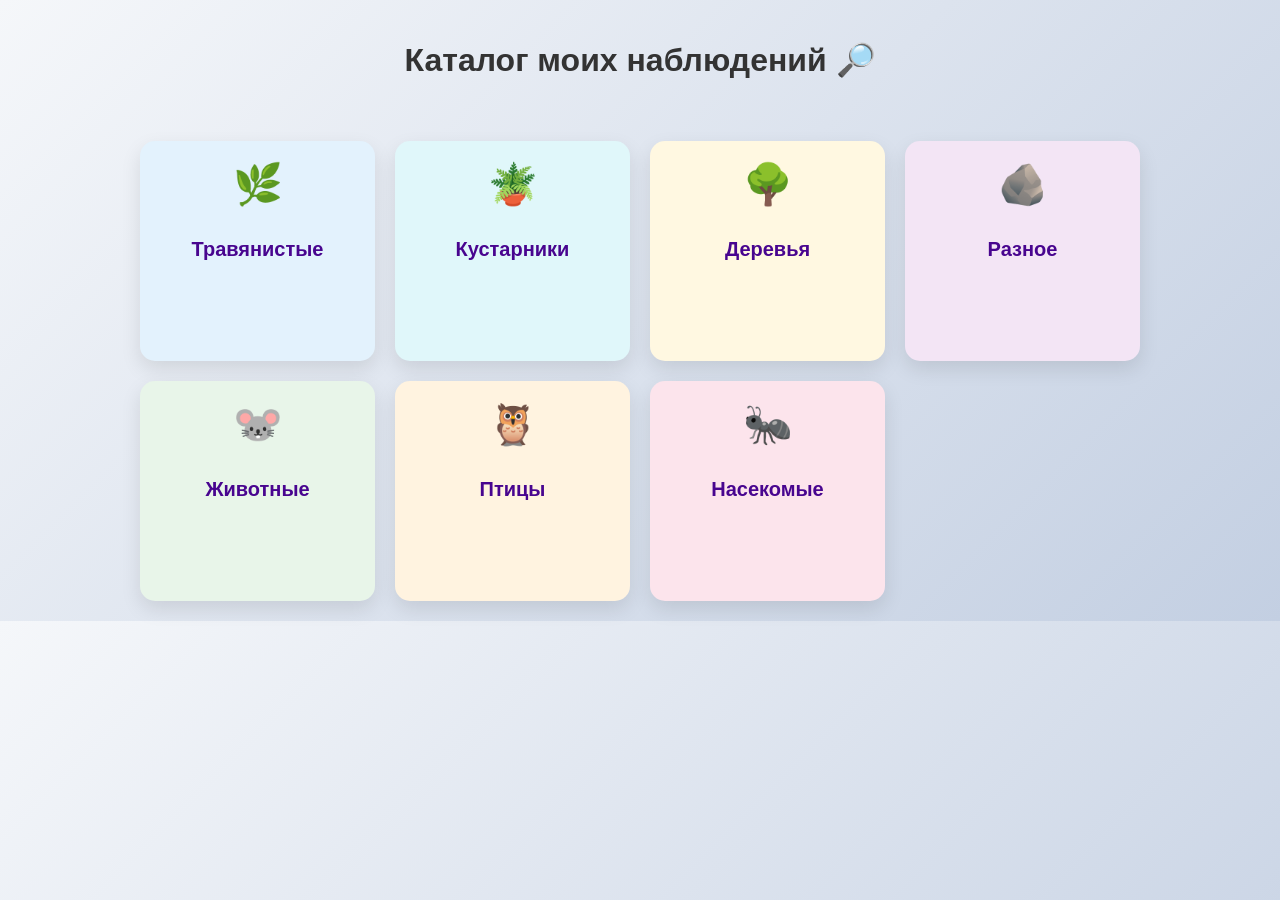
<file: index.html>
<!DOCTYPE html>
<html lang="ru">
<head>
  <meta charset="UTF-8" />
  <title>План недели</title>
  <link rel="stylesheet" href="style.css" />
</head>
<body>

<h1>Каталог моих наблюдений 🔎</h1>

<div class="container">

  <a href="trawa/indexTrawa.html">
    <div class="card monday">
      <div class="emoji">🌿</div>
      <h2>Травянистые</h2>
    </div>
  </a>

   <a href="kusty/indexKusty.html">
    <div class="card friday">
      <div class="emoji">🪴</div>
      <h2>Кустарники</h2>
      <p></p>
    </div>
  </a>

  <a href="derewja/indexDerwja.html">
    <div class="card saturday">
      <div class="emoji">🌳</div>
      <h2>Деревья</h2>
      <p></p>
    </div>
  </a>

  <a href="raznoje/indexRaznoje.html">
    <div class="card sunday">
      <div class="emoji">🪨</div>
      <h2>Разное</h2>
      <p></p>
    </div>
  </a>

  <a href="./tuesday.html">
    <div class="card tuesday">
      <div class="emoji">🐭</div>
      <h2>Животные</h2>
      <p></p>
    </div>
  </a>

  <a href="ptaki/indexPtaki.html">
    <div class="card wednesday">
      <div class="emoji">🦉</div>
      <h2>Птицы</h2>
      <p></p>
    </div>
  </a>

  <a href="./nasekomye/indexNasekomye.html">
    <div class="card thursday">
      <div class="emoji">🐜</div>
      <h2>Насекомые</h2>
      <p></p>
    </div>
  </a>

 

</div>

</body>
</html>
</file>
<file: style.css>
body {
      margin: 0;
      font-family: Arial, sans-serif;
      background: linear-gradient(135deg, #f5f7fa, #c3cfe2);
    }

    h1 {
      text-align: center;
      padding: 20px;
      color: #333;
    }

    h2 {
      color: #48058f;
      margin: 10px 0;
      text-align: center;
      font-size: 26px;
    }
    h3 {
      color: #48058f;
      margin: 10px 0;
      text-align: center;
      font-size: 24px;
    }
    h4 {
      color: #680909;
      margin: 10px 0;
      font-size: 22px;
    }
    h5 {
      color: #680909;
      margin: 10px 0;
      font-size: 20px;
    }

    .container {
      display: grid;
      grid-template-columns: repeat(auto-fit, minmax(200px, 1fr));
      gap: 20px;
      padding: 20px;
      max-width: 1000px;
      margin: auto;
    }

    .card {
      background: rgb(249, 244, 236);
      border-radius: 15px;
      padding: 20px;
      text-align: center;
      cursor: pointer;
      transition: 0.3s;
      box-shadow: 0 8px 20px rgba(0,0,0,0.1);
      font-size: 22px;
      display: flex;
  flex-direction: column;
  align-items: center;
  justify-content: flex-start;
  min-height: 180px;
  
      
    }

    .card:hover {
      transform: translateY(-5px) scale(1.03);
    }

    .card h2 {
  font-size: 20px;
  margin-top: 30px;
  word-wrap: break-word;
}

    .emoji {
      font-size: 40px;
    }
    .imgIcon{
      width: 100px;
      height: 100px;
      margin: 0 auto;
      margin-bottom: 10px;
    }
    .imgIcon img{
      width: 100%;
      border-radius: 15px;
    }

    /* Цвета дней */
    .monday { background: #e3f2fd; }
    .tuesday { background: #e8f5e9; }
    .wednesday { background: #fff3e0; }
    .thursday { background: #fce4ec; }
    .friday { background: #e0f7fa; }
    .saturday { background: #fff8e1; }
    .sunday { background: #f3e5f5; }

    a {
      text-decoration: none;
      color: inherit;
    }

    .flex {
  display: flex;
  justify-content: space-around;
  gap: 10px;
}

ul, ol {
  font-size: 18px;
  padding: 0;
  margin-left: 30px;
}

ol li, ul li {
  line-height: 1.6;
  margin-left: 8%;
  font-size: 20px;
}

.video {
  display: block;
  margin: 20px auto;
  width: 80%;
}

.video iframe {
  width: 100%;
  margin: 0 auto;
  height: 515px;
}

/*  */
/* Блок текста */
.textBlock {
  background: white;
  border-radius: 15px;
  margin: 0 auto;
  padding: 20px;
  margin-top: 20px;
  box-shadow: 0 6px 15px rgba(0,0,0,0.1);
  max-width: 90%;
}
.textBlock p {
  margin: 8px 0;
  font-size: 20px;
  color: rgb(44, 36, 36);
  line-height: 1.3;
  margin: 10px 20px;
}

.textBlock .p22 {
  font-size: 26px;
  color: rgb(150, 3, 3);
  font-style: italic;
  width: 70%;
  margin: 0 auto;
  text-align: center;
}

/* Кнопка назад */
.back {
  display: block;
  text-align: center;
  margin-top: 20px;
  margin-bottom: 50px;
  text-decoration: none;
  color: #333;
  font-size: 22px;
  color: #5c5601;
}
.back:hover{
  transform: scale(1.3);
  color: #c0b302;
}

/* 📱 МОБИЛЬНАЯ АДАПТАЦИЯ */
@media (max-width: 768px) {

  body {
    font-size: 16px;
  }

  h1 {
    font-size: 22px;
    padding: 15px;
  }

  h2 {
    font-size: 20px;
  }

  h3 {
    font-size: 18px;
  }

  h4 {
    font-size: 17px;
  }

  h5 {
    font-size: 16px;
  }

  /* 📦 Сетка */
  .container {
    grid-template-columns: 1fr;
    gap: 15px;
    padding: 15px;
  }

  /* 🟩 Карточки */
  .card {
    font-size: 18px;
    min-height: auto;
    padding: 15px;
  }

  .card h2 {
    font-size: 18px;
    margin-top: 15px;
  }

  .emoji {
    font-size: 30px;
  }

  .imgIcon {
    width: 70px;
    height: 70px;
  }

  /* 📋 Списки */
  ul, ol {
    font-size: 16px;
    margin-left: 15px;
  }

  ol li, ul li {
    font-size: 16px;
    margin-left: 5%;
  }

  /* 🎥 Видео */
  .video {
    width: 100%;
  }

  .video iframe {
    height: 200px;
  }

  /* 📄 Текст */
  .textBlock {
    padding: 15px;
  }

  .textBlock p {
    font-size: 16px;
    margin: 8px;
  }

  .textBlock .p22 {
    font-size: 20px;
    width: 100%;
  }

  /* 🔘 Кнопка */
  .back {
    font-size: 18px;
  }

  /* 📐 Flex блоки */
  .flex {
    flex-direction: column;
    align-items: center;
  }
}
</file>
